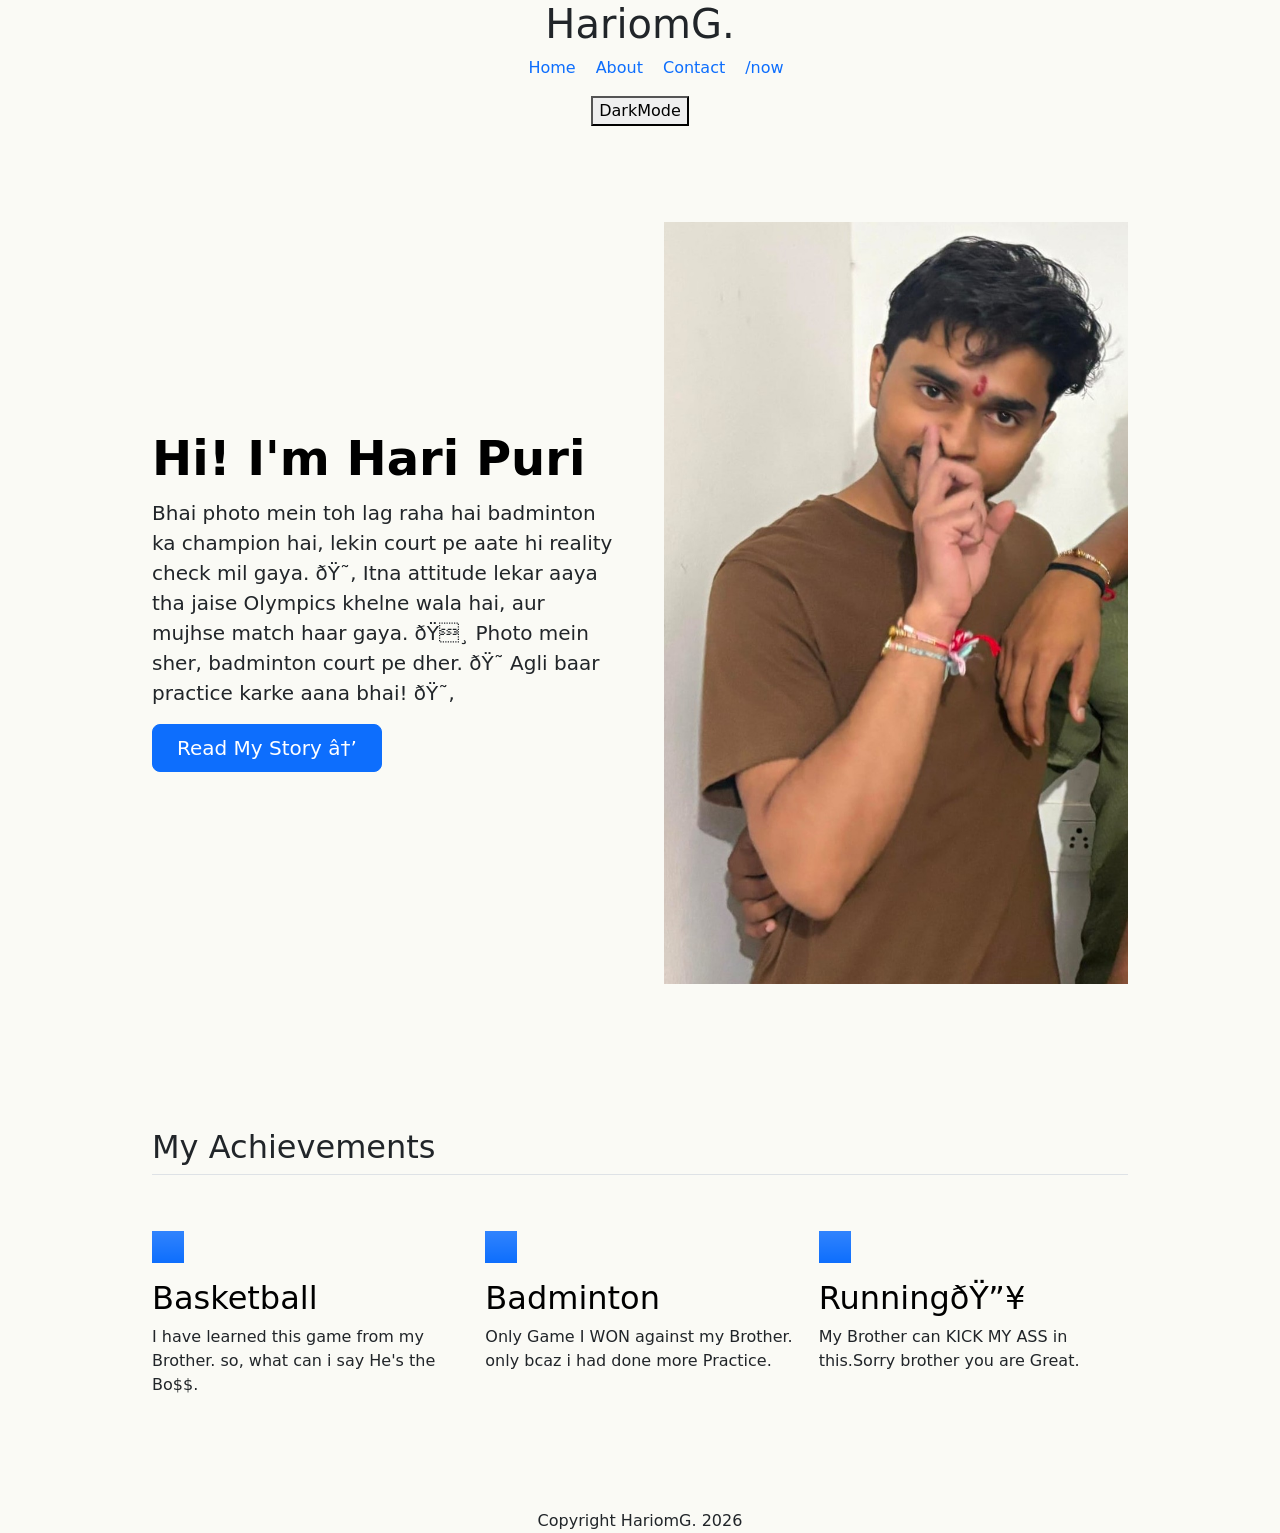
<file: index.html>
<!doctype html>

<html lang="en">
  <head>
    <link
      href="https://cdn.jsdelivr.net/npm/bootstrap@5.3.8/dist/css/bootstrap.min.css"
      rel="stylesheet"
      integrity="sha384-sRIl4kxILFvY47J16cr9ZwB07vP4J8+LH7qKQnuqkuIAvNWLzeN8tE5YBujZqJLB"
      crossorigin="anonymous"
    />
    <script
      src="https://cdn.jsdelivr.net/npm/bootstrap@5.3.8/dist/js/bootstrap.bundle.min.js"
      integrity="sha384-FKyoEForCGlyvwx9Hj09JcYn3nv7wiPVlz7YYwJrWVcXK/BmnVDxM+D2scQbITxI"
      crossorigin="anonymous"
    ></script>
    <link href="styles.css" rel="stylesheet" />
    <title>HariomG.</title>
  </head>
  <body>
    <header>
      <h1>HariomG.</h1>
      <nav>
        <ul>
          <li><a href="#">Home</a></li>
          <li><a href="./about.html">About</a></li>
          <li><a href="./contact.html">Contact</a></li>
          <li><a href="./now.html">/now</a></li>
        </ul>
      </nav>
      <button onclick="runDarkness()">DarkMode</button>
    </header>
    <main>
      <section>
        <div class="container col-xxl-8 px-4 py-5">
          <div class="row flex-lg-row-reverse align-items-center g-5 py-5">
            <div class="col-10 col-sm-8 col-lg-6">
              <img
                src="WhatsApp Image 2026-09-01 at 1.26.36 PM.jpeg"
                class="d-block mx-lg-auto img-fluid circle-photo"
                alt="Bootstrap Themes"
                width="500"
                height="300"
                loading="lazy"
              />
            </div>
            <div class="col-lg-6">
              <h1 class="display-5 fw-bold text-body-emphasis lh-1 mb-3">
                Hi! I'm Hari Puri
              </h1>
              <p class="lead">
                Bhai photo mein toh lag raha hai badminton ka champion hai,
                lekin court pe aate hi reality check mil gaya. 😂 Itna attitude
                lekar aaya tha jaise Olympics khelne wala hai, aur mujhse match
                haar gaya. 🏸 Photo mein sher, badminton court pe dher. 😭 Agli
                baar practice karke aana bhai! 😂
              </p>
              <div class="d-grid gap-2 d-md-flex justify-content-md-start">
                <a href="./about.html">
                  <button
                    type="button"
                    class="btn btn-primary btn-lg px-4 me-md-2"
                  >
                    Read My Story →
                  </button>
                </a>
              </div>
            </div>
          </div>
        </div>
        <div class="container px-4 py-5" id="featured-3">
          <h2 class="pb-2 border-bottom">My Achievements</h2>
          <div class="row g-4 py-5 row-cols-1 row-cols-lg-3">
            <div class="feature col">
              <div
                class="feature-icon d-inline-flex align-items-center justify-content-center text-bg-primary bg-gradient fs-2 mb-3"
              >
                <svg class="bi" width="1em" height="1em" aria-hidden="true">
                  <use xlink:href="#collection"></use>
                </svg>
              </div>
              <h3 class="fs-2 text-body-emphasis">Basketball</h3>
              <p>
                I have learned this game from my Brother. so, what can i say He's the Bo$$.
              </p>

            </div>
            <div class="feature col">
              <div
                class="feature-icon d-inline-flex align-items-center justify-content-center text-bg-primary bg-gradient fs-2 mb-3"
              >
                <svg class="bi" width="1em" height="1em" aria-hidden="true">
                  <use xlink:href="#people-circle"></use>
                </svg>
              </div>
              <h3 class="fs-2 text-body-emphasis">Badminton</h3>
              <p>
                Only Game I WON against my Brother. only bcaz i had done more Practice.
              </p>
            </svg>
          </a>
        </div>
        <div class="feature col">
          <div
            class="feature-icon d-inline-flex align-items-center justify-content-center text-bg-primary bg-gradient fs-2 mb-3"
          >
            <svg class="bi" width="1em" height="1em" aria-hidden="true">
              <use xlink:href="#toggles2"></use>
            </svg>
          </div>
          <h3 class="fs-2 text-body-emphasis">Running🔥</h3>
          <p>
            My Brother can KICK MY ASS in this.Sorry brother you are Great.
          </p>
        </svg>
      </a>
    </div>
  </div>
</div>
</section>
</main>
<footer>Copyright HariomG. 2026</footer>
<script>
  function runDarkness() {
    var element = document.body;
    element.classList.toggle("dark-mode");
  }
</script>
</body>
</html>
</file>
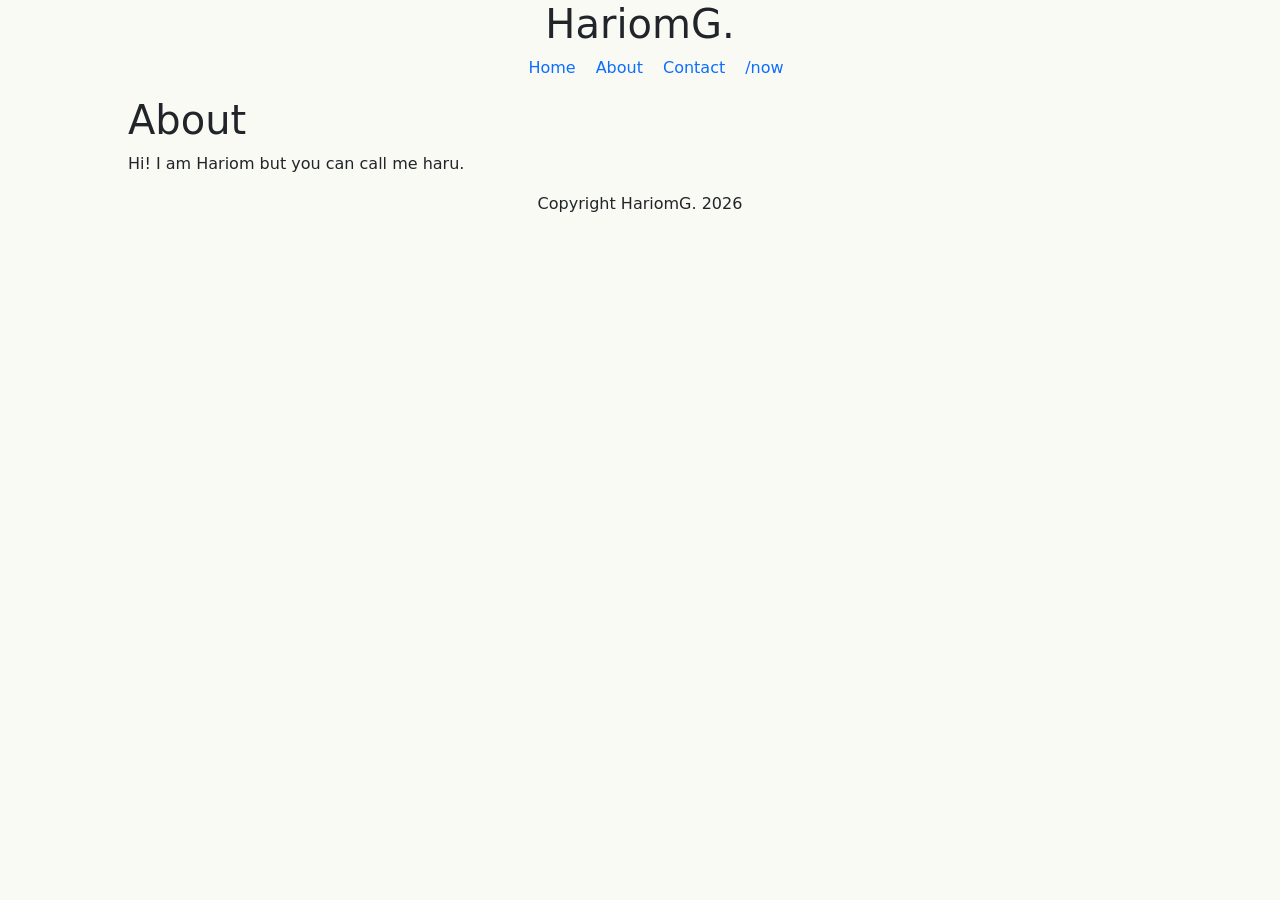
<file: about.html>
<!doctype html>

<html lang="en">
  <head>
    <link
      href="https://cdn.jsdelivr.net/npm/bootstrap@5.3.8/dist/css/bootstrap.min.css"
      rel="stylesheet"
      integrity="sha384-sRIl4kxILFvY47J16cr9ZwB07vP4J8+LH7qKQnuqkuIAvNWLzeN8tE5YBujZqJLB"
      crossorigin="anonymous"
    />
    <script
      src="https://cdn.jsdelivr.net/npm/bootstrap@5.3.8/dist/js/bootstrap.bundle.min.js"
      integrity="sha384-FKyoEForCGlyvwx9Hj09JcYn3nv7wiPVlz7YYwJrWVcXK/BmnVDxM+D2scQbITxI"
      crossorigin="anonymous"
    ></script>
    <link href="styles.css" rel="stylesheet" />
    <title>HariomG.</title>
  </head>
  <body>
    <header>
      <h1>HariomG.</h1>
      <nav>
        <ul>
          <li><a href="./index.html">Home</a></li>
          <li><a href="./about.html">About</a></li>
          <li><a href="./contact.html">Contact</a></li>
          <li><a href="./now.html">/now</a></li>
        </ul>
      </nav>
    </header>
    <main>
      <section>
        <h1>About</h1>
        <p>Hi! I am Hariom but you can call me haru.</p>
      </section>
    </main>
    <footer>Copyright HariomG. 2026</footer>
  </body>
</html>
</file>
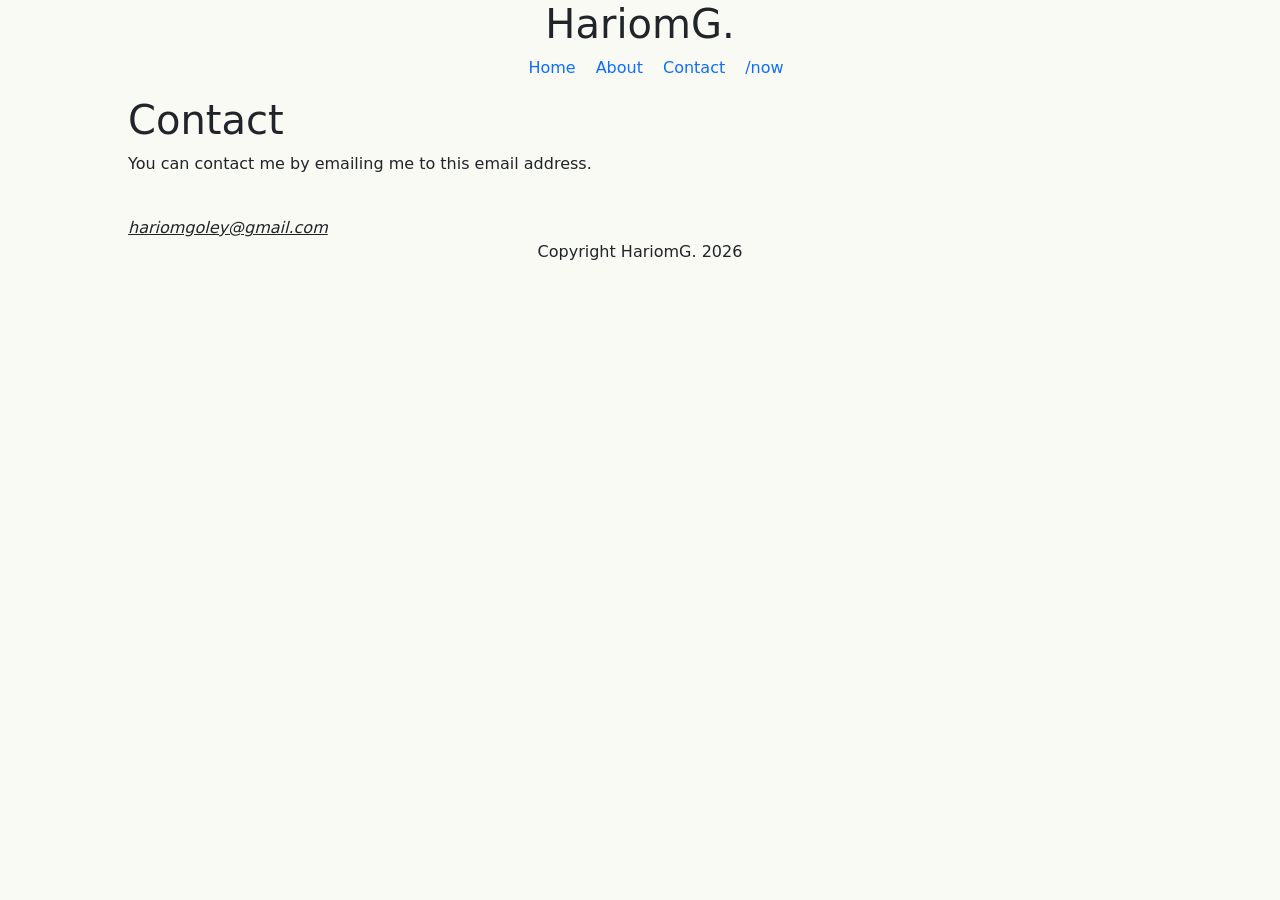
<file: contact.html>
<!doctype html>

<html lang="en">
  <head>
    <link
      href="https://cdn.jsdelivr.net/npm/bootstrap@5.3.8/dist/css/bootstrap.min.css"
      rel="stylesheet"
      integrity="sha384-sRIl4kxILFvY47J16cr9ZwB07vP4J8+LH7qKQnuqkuIAvNWLzeN8tE5YBujZqJLB"
      crossorigin="anonymous"
    />
    <script
      src="https://cdn.jsdelivr.net/npm/bootstrap@5.3.8/dist/js/bootstrap.bundle.min.js"
      integrity="sha384-FKyoEForCGlyvwx9Hj09JcYn3nv7wiPVlz7YYwJrWVcXK/BmnVDxM+D2scQbITxI"
      crossorigin="anonymous"
    ></script>
    <link href="styles.css" rel="stylesheet" />
    <title>HariomG.</title>
  </head>
  <body>
    <header>
      <h1>HariomG.</h1>
      <nav>
        <ul>
          <li><a href="./index.html">Home</a></li>
          <li><a href="./about.html">About</a></li>
          <li><a href="./contact.html">Contact</a></li>
          <li><a href="./now.html">/now</a></li>
        </ul>
      </nav>
    </header>
    <main>
      <section>
        <h1>Contact</h1>
        <p>
          You can contact me by emailing me to this email address.
        </p>
        <br/>
        <u><em>hariomgoley@gmail.com</em></u>
      </section>
    </main>
    <footer>Copyright HariomG. 2026</footer>
  </body>
</html>
</file>
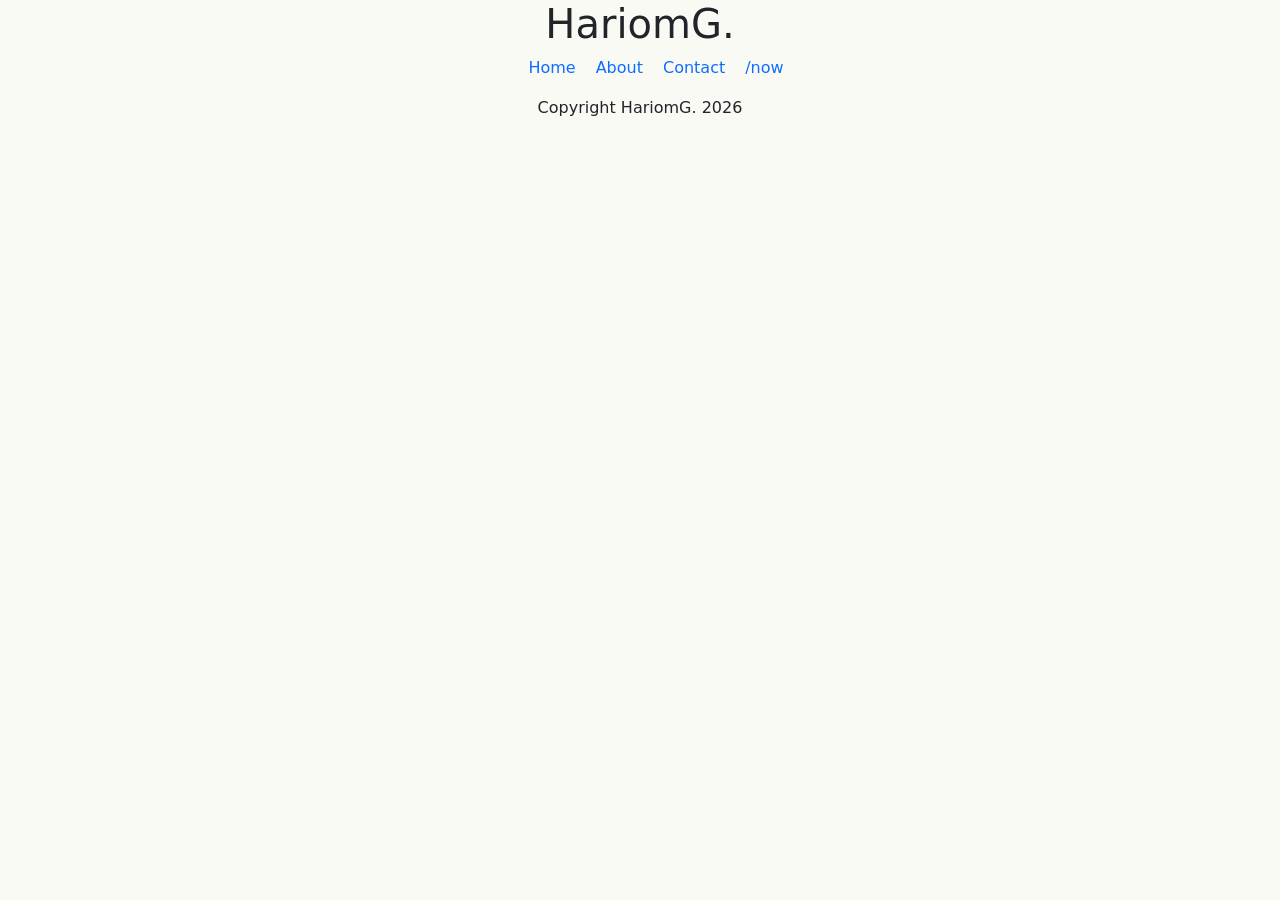
<file: now.html>
<!doctype html>

<html lang="en">
  <head>
    <link
      href="https://cdn.jsdelivr.net/npm/bootstrap@5.3.8/dist/css/bootstrap.min.css"
      rel="stylesheet"
      integrity="sha384-sRIl4kxILFvY47J16cr9ZwB07vP4J8+LH7qKQnuqkuIAvNWLzeN8tE5YBujZqJLB"
      crossorigin="anonymous"
    />
    <script
      src="https://cdn.jsdelivr.net/npm/bootstrap@5.3.8/dist/js/bootstrap.bundle.min.js"
      integrity="sha384-FKyoEForCGlyvwx9Hj09JcYn3nv7wiPVlz7YYwJrWVcXK/BmnVDxM+D2scQbITxI"
      crossorigin="anonymous"
    ></script>
    <link href="styles.css" rel="stylesheet" />
    <title>HariomG.</title>
  </head>
  <body>
    <header>
      <h1>HariomG.</h1>
      <nav>
        <ul>
          <li><a href="./index.html">Home</a></li>
          <li><a href="./about.html">About</a></li>
          <li><a href="./contact.html">Contact</a></li>
          <li><a href="./now.html">/now</a></li>
        </ul>
      </nav>
    </header>
    <main>
      <section>
      </section>
    </main>
    <footer>Copyright HariomG. 2026</footer>
  </body>
</html>
</file>
<file: styles.css>
body {
    width: 80%;
    margin: auto;
    background-color: #FAFAF5;
}

header {
    text-align: center;
}

nav>ul {
    list-style: none;
    display: flex;
    align-items: center;
    justify-content: center;
    gap: 20px;
}

nav>ul>li>a {
    text-decoration: none;
}

footer {
    text-align: center;
}

.circle-photo {
    border-radius=50%;
}

.dark-mode {
    background-color: black !important;
    color: white !important;
}
</file>
